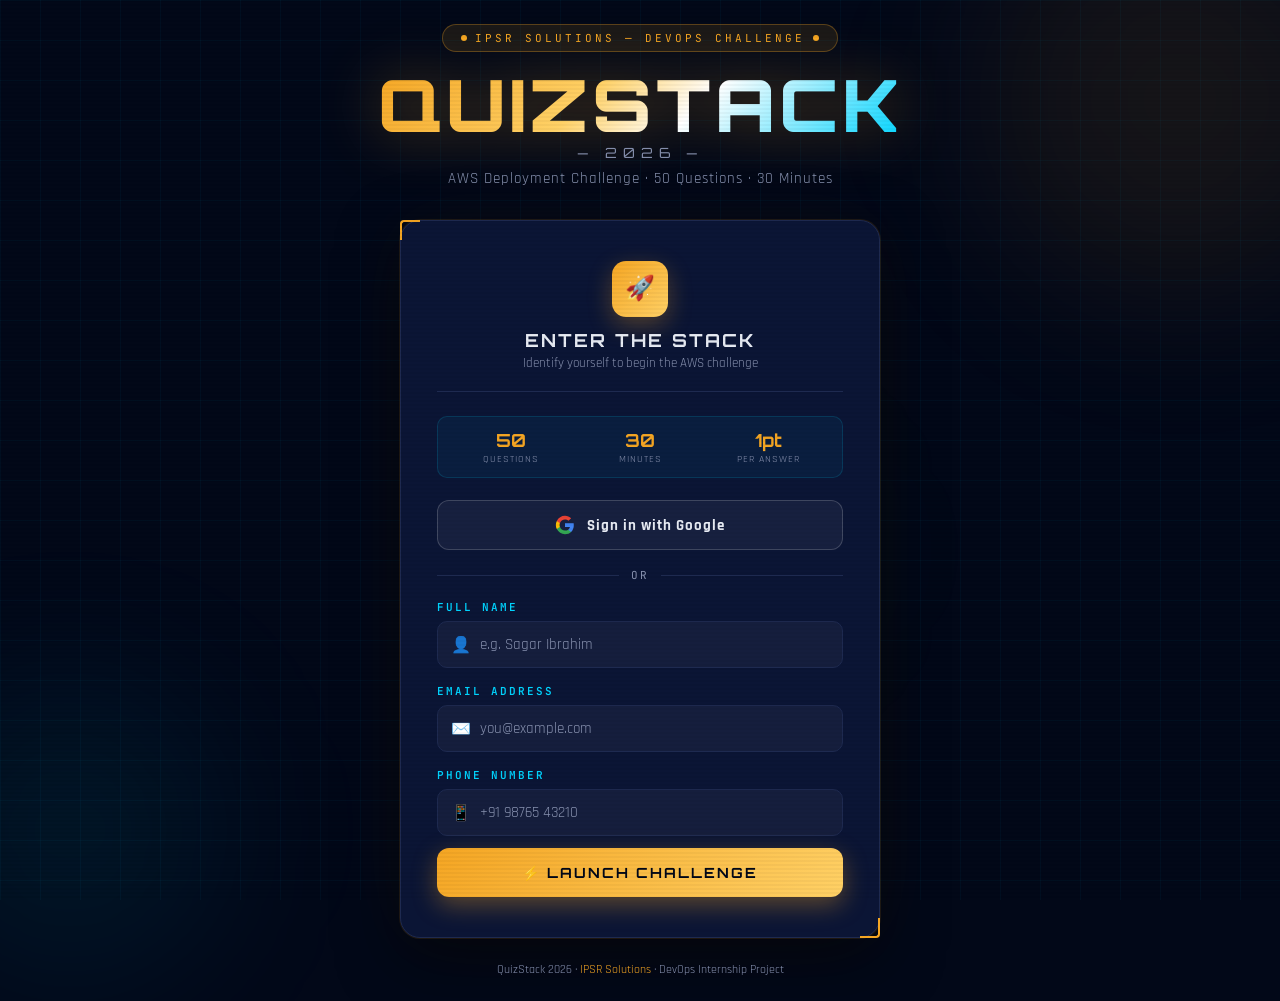
<file: index.html>
<!DOCTYPE html>
<html lang="en">
<head>
  <meta charset="UTF-8"/>
  <meta name="viewport" content="width=device-width, initial-scale=1.0"/>
  <title>QuizStack 2026 — AWS Challenge</title>

  <!-- Google Fonts -->
  <link rel="preconnect" href="https://fonts.googleapis.com">
  <link href="https://fonts.googleapis.com/css2?family=Orbitron:wght@400;700;900&family=Rajdhani:wght@300;400;600;700&family=JetBrains+Mono:wght@400;600&display=swap" rel="stylesheet">

  <!-- Google Identity Services (GSI) library -->
  <script src="https://accounts.google.com/gsi/client" async defer></script>

  <!-- Stylesheets -->
  <link rel="stylesheet" href="css/variables.css">
  <link rel="stylesheet" href="css/index.css">
</head>
<body>

<!-- Animated background -->
<div class="grid-bg"></div>
<div class="orb orb1"></div>
<div class="orb orb2"></div>
<div class="orb orb3"></div>

<div class="page-wrap">

  <!-- Logo / Header -->
  <div class="logo-section">
    <div class="logo-badge">
      <span></span> IPSR SOLUTIONS — DEVOPS CHALLENGE <span></span>
    </div>
    <div class="main-title">QUIZSTACK</div>
    <div class="year-tag">— 2026 —</div>
    <div class="subtitle">AWS Deployment Challenge · 50 Questions · 30 Minutes</div>
  </div>

  <!-- Login Card -->
  <div class="login-card">

    <div class="card-header">
      <div class="card-icon">🚀</div>
      <div class="card-title">ENTER THE STACK</div>
      <div class="card-desc">Identify yourself to begin the AWS challenge</div>
    </div>

    <!-- Quiz info strip -->
    <div class="info-strip">
      <div class="info-item"><div class="info-val">50</div><div class="info-lbl">Questions</div></div>
      <div class="info-item"><div class="info-val">30</div><div class="info-lbl">Minutes</div></div>
      <div class="info-item"><div class="info-val">1pt</div><div class="info-lbl">Per Answer</div></div>
    </div>

    <!--
      GOOGLE SIGN-IN
      ─────────────────────────────────────────────────────────
      Hidden div: Google's GSI library renders its real button
      here invisibly. When the user clicks our custom styled
      button, we trigger a click on this real button — this
      satisfies browser popup rules (popup must come from a
      real user gesture on a Google-rendered element).
    -->
    <div id="google-btn-container" style="display:none;"></div>

    <!-- Our custom dark-themed button -->
    <button class="btn-google" onclick="triggerGoogleSignIn()" aria-label="Sign in with Google">
      <svg class="google-icon" viewBox="0 0 24 24" aria-hidden="true">
        <path fill="#4285F4" d="M22.56 12.25c0-.78-.07-1.53-.2-2.25H12v4.26h5.92c-.26 1.37-1.04 2.53-2.21 3.31v2.77h3.57c2.08-1.92 3.28-4.74 3.28-8.09z"/>
        <path fill="#34A853" d="M12 23c2.97 0 5.46-.98 7.28-2.66l-3.57-2.77c-.98.66-2.23 1.06-3.71 1.06-2.86 0-5.29-1.93-6.16-4.53H2.18v2.84C3.99 20.53 7.7 23 12 23z"/>
        <path fill="#FBBC05" d="M5.84 14.09c-.22-.66-.35-1.36-.35-2.09s.13-1.43.35-2.09V7.07H2.18C1.43 8.55 1 10.22 1 12s.43 3.45 1.18 4.93l2.85-2.22.81-.62z"/>
        <path fill="#EA4335" d="M12 5.38c1.62 0 3.06.56 4.21 1.64l3.15-3.15C17.45 2.09 14.97 1 12 1 7.7 1 3.99 3.47 2.18 7.07l3.66 2.84c.87-2.6 3.3-4.53 6.16-4.53z"/>
      </svg>
      Sign in with Google
    </button>

    <!-- Error message — shown if popup is blocked -->
    <div id="google-error" style="display:none; font-size:12px; color:#ff4757;
         text-align:center; margin-top:8px; font-family:'JetBrains Mono',monospace;
         padding:0 8px; line-height:1.6;"></div>

    <!-- OR Divider -->
    <div class="divider">
      <div class="divider-line"></div>
      <span class="divider-text">OR</span>
      <div class="divider-line"></div>
    </div>

    <!-- Manual Form -->
    <div class="field-group">
      <label class="field-label" for="inp-name">Full Name</label>
      <div class="field-wrap">
        <span class="field-icon">👤</span>
        <input class="field-input" id="inp-name" type="text"
               placeholder="e.g. Sagar Ibrahim"
               autocomplete="name" spellcheck="false"/>
      </div>
      <div class="field-error" id="err-name">⚠ Please enter your full name</div>
    </div>

    <div class="field-group">
      <label class="field-label" for="inp-email">Email Address</label>
      <div class="field-wrap">
        <span class="field-icon">✉️</span>
        <input class="field-input" id="inp-email" type="email"
               placeholder="you@example.com"
               autocomplete="email"/>
      </div>
      <div class="field-error" id="err-email">⚠ Enter a valid email address</div>
    </div>

    <div class="field-group" style="margin-bottom:4px;">
      <label class="field-label" for="inp-phone">Phone Number</label>
      <div class="field-wrap">
        <span class="field-icon">📱</span>
        <input class="field-input" id="inp-phone" type="tel"
               placeholder="+91 98765 43210"
               autocomplete="tel"/>
      </div>
      <div class="field-error" id="err-phone">⚠ Enter a valid phone number</div>
    </div>

    <button class="btn-start" onclick="startQuiz()">⚡ LAUNCH CHALLENGE</button>
  </div>

  <div class="page-footer">
    QuizStack 2026 · <a href="#">IPSR Solutions</a> · DevOps Internship Project
  </div>
</div>

<!-- Page logic -->
<script src="js/index.js"></script>
</body>
</html>
</file>
<file: css/variables.css>
/* ============================================================
   QuizStack 2026 — CSS Variables & Base Styles
   ============================================================ */

:root {
  --bg:        #020818;
  --bg2:       #080f2a;
  --card:      #0b1535;
  --card2:     #0d1a40;
  --gold:      #f5a623;
  --gold2:     #ffd166;
  --cyan:      #00d4ff;
  --green:     #00e676;
  --red:       #ff4757;
  --orange:    #ff6b35;
  --purple:    #7c3aed;
  --text:      #e8ecf4;
  --muted:     #8892b0;
  --border:    #1e2a50;
  --glow-gold: rgba(245,166,35,0.25);
  --glow-cyan: rgba(0,212,255,0.2);
}

*, *::before, *::after {
  margin: 0;
  padding: 0;
  box-sizing: border-box;
}

html { height: 100%; }

body {
  min-height: 100vh;
  background: var(--bg);
  font-family: 'Rajdhani', sans-serif;
  color: var(--text);
  overflow-x: hidden;
}

/* ── Scrollbar ── */
::-webkit-scrollbar { width: 5px; }
::-webkit-scrollbar-track { background: var(--bg2); }
::-webkit-scrollbar-thumb { background: var(--border); border-radius: 3px; }

/* ── Animated Grid Background ── */
.grid-bg {
  position: fixed;
  inset: 0;
  z-index: 0;
  background-image:
    linear-gradient(rgba(0,212,255,0.04) 1px, transparent 1px),
    linear-gradient(90deg, rgba(0,212,255,0.04) 1px, transparent 1px);
  background-size: 40px 40px;
  animation: gridShift 20s linear infinite;
  pointer-events: none;
}

@keyframes gridShift { to { background-position: 40px 40px; } }

/* ── Floating Orbs ── */
.orb {
  position: fixed;
  border-radius: 50%;
  filter: blur(80px);
  pointer-events: none;
  z-index: 0;
  animation: orbFloat 8s ease-in-out infinite;
}
.orb1 { width:400px; height:400px; background:rgba(245,166,35,0.08); top:-100px; right:-100px; animation-delay:0s; }
.orb2 { width:300px; height:300px; background:rgba(0,212,255,0.07);  bottom:-80px; left:-80px;  animation-delay:3s; }
.orb3 { width:200px; height:200px; background:rgba(0,230,118,0.05); top:50%; left:50%; animation-delay:5s; }

@keyframes orbFloat {
  0%,100% { transform: translate(0,0); }
  50%      { transform: translate(20px,-20px); }
}

/* ── Scan-line overlay ── */
body::after {
  content: '';
  position: fixed;
  inset: 0;
  z-index: 999;
  pointer-events: none;
  background: repeating-linear-gradient(
    0deg,
    transparent,
    transparent 2px,
    rgba(0,0,0,0.03) 2px,
    rgba(0,0,0,0.03) 4px
  );
}

/* ── Keyframes (shared) ── */
@keyframes fadeDown {
  from { opacity:0; transform:translateY(-16px); }
  to   { opacity:1; transform:translateY(0); }
}
@keyframes fadeUp {
  from { opacity:0; transform:translateY(16px); }
  to   { opacity:1; transform:translateY(0); }
}
@keyframes scaleIn {
  from { opacity:0; transform:scale(0.85); }
  to   { opacity:1; transform:scale(1); }
}
@keyframes pulse {
  0%,100% { opacity:1; transform:scale(1); }
  50%     { opacity:0.4; transform:scale(0.8); }
}
@keyframes slideIn {
  from { opacity:0; transform:translateY(10px); }
  to   { opacity:1; transform:translateY(0); }
}
@keyframes timerPulse {
  0%,100% { opacity:1; }
  50%     { opacity:0.5; }
}
</file>
<file: css/index.css>
/* ============================================================
   QuizStack 2026 — Login Page Styles (index.css)
   ============================================================ */

body { cursor: crosshair; }

/* ── Page Layout ── */
.page-wrap {
  position: relative;
  z-index: 1;
  min-height: 100vh;
  display: flex;
  flex-direction: column;
  align-items: center;
  justify-content: center;
  padding: 24px 20px;
}

/* ── Logo / Header ── */
.logo-section {
  text-align: center;
  margin-bottom: 32px;
}

.logo-badge {
  display: inline-flex;
  align-items: center;
  gap: 8px;
  background: rgba(245,166,35,0.1);
  border: 1px solid rgba(245,166,35,0.3);
  border-radius: 30px;
  padding: 6px 18px;
  font-family: 'JetBrains Mono', monospace;
  font-size: 11px;
  color: var(--gold);
  letter-spacing: 3px;
  margin-bottom: 16px;
  animation: fadeDown 0.6s ease both;
}
.logo-badge span {
  width: 6px;
  height: 6px;
  background: var(--gold);
  border-radius: 50%;
  animation: pulse 1.5s infinite;
}

.main-title {
  font-family: 'Orbitron', monospace;
  font-weight: 900;
  font-size: clamp(38px, 8vw, 72px);
  line-height: 1;
  letter-spacing: 4px;
  background: linear-gradient(135deg, var(--gold) 0%, var(--gold2) 40%, #fff 60%, var(--cyan) 100%);
  -webkit-background-clip: text;
  -webkit-text-fill-color: transparent;
  background-clip: text;
  animation: fadeDown 0.7s ease 0.1s both;
  filter: drop-shadow(0 0 30px rgba(245,166,35,0.4));
}

.year-tag {
  font-family: 'Orbitron', monospace;
  font-size: 14px;
  color: var(--muted);
  letter-spacing: 6px;
  margin-top: 4px;
  animation: fadeDown 0.7s ease 0.2s both;
}

.subtitle {
  font-size: 15px;
  color: var(--muted);
  letter-spacing: 1px;
  margin-top: 8px;
  animation: fadeDown 0.7s ease 0.3s both;
}

/* ── Login Card ── */
.login-card {
  width: 100%;
  max-width: 480px;
  background: var(--card);
  border: 1px solid var(--border);
  border-radius: 20px;
  padding: 40px 36px;
  position: relative;
  animation: fadeUp 0.8s ease 0.4s both;
  box-shadow:
    0 0 0 1px rgba(245,166,35,0.1),
    0 20px 60px rgba(0,0,0,0.5),
    0 0 80px rgba(245,166,35,0.05);
}

/* Corner accents */
.login-card::before,
.login-card::after {
  content: '';
  position: absolute;
  width: 20px;
  height: 20px;
  border-color: var(--gold);
  border-style: solid;
}
.login-card::before { top:-1px; left:-1px; border-width:2px 0 0 2px; border-radius:4px 0 0 0; }
.login-card::after  { bottom:-1px; right:-1px; border-width:0 2px 2px 0; border-radius:0 0 4px 0; }

/* ── Card Header ── */
.card-header {
  text-align: center;
  margin-bottom: 24px;
  padding-bottom: 20px;
  border-bottom: 1px solid var(--border);
}
.card-icon {
  width: 56px;
  height: 56px;
  background: linear-gradient(135deg, var(--gold), var(--gold2));
  border-radius: 14px;
  margin: 0 auto 12px;
  display: flex;
  align-items: center;
  justify-content: center;
  font-size: 24px;
  box-shadow: 0 8px 24px rgba(245,166,35,0.3);
}
.card-title {
  font-family: 'Orbitron', monospace;
  font-size: 18px;
  font-weight: 700;
  color: var(--text);
  letter-spacing: 2px;
}
.card-desc { font-size: 13px; color: var(--muted); margin-top: 4px; }

/* ── Info Strip ── */
.info-strip {
  display: flex;
  gap: 10px;
  margin-bottom: 22px;
  background: rgba(0,212,255,0.05);
  border: 1px solid rgba(0,212,255,0.15);
  border-radius: 10px;
  padding: 12px 14px;
}
.info-item { flex: 1; text-align: center; }
.info-val { font-family: 'Orbitron', monospace; font-size: 18px; font-weight: 700; color: var(--gold); }
.info-lbl { font-size: 10px; color: var(--muted); letter-spacing: 1px; text-transform: uppercase; margin-top: 2px; }

/* ── Google Sign-In Button ── */
.btn-google {
  width: 100%;
  display: flex;
  align-items: center;
  justify-content: center;
  gap: 12px;
  background: rgba(255,255,255,0.05);
  border: 1px solid rgba(255,255,255,0.18);
  border-radius: 12px;
  padding: 14px 18px;
  cursor: pointer;
  font-family: 'Rajdhani', sans-serif;
  font-size: 15px;
  font-weight: 700;
  color: var(--text);
  letter-spacing: 1px;
  transition: all 0.25s;
}
.btn-google:hover {
  background: rgba(255,255,255,0.09);
  border-color: rgba(255,255,255,0.32);
  transform: translateY(-1px);
  box-shadow: 0 6px 20px rgba(0,0,0,0.3);
}
.btn-google:active { transform: translateY(0); }

.google-icon {
  width: 20px;
  height: 20px;
  flex-shrink: 0;
}

/* ── Divider ── */
.divider {
  display: flex;
  align-items: center;
  gap: 12px;
  margin: 18px 0;
}
.divider-line { flex: 1; height: 1px; background: var(--border); }
.divider-text {
  font-family: 'JetBrains Mono', monospace;
  font-size: 11px;
  color: var(--muted);
  letter-spacing: 2px;
}

/* ── Form Fields ── */
.field-group { margin-bottom: 16px; }

.field-label {
  display: block;
  font-size: 11px;
  font-weight: 600;
  color: var(--cyan);
  letter-spacing: 2px;
  text-transform: uppercase;
  margin-bottom: 7px;
  font-family: 'JetBrains Mono', monospace;
}

.field-wrap { position: relative; }

.field-icon {
  position: absolute;
  left: 14px;
  top: 50%;
  transform: translateY(-50%);
  font-size: 16px;
  pointer-events: none;
}

.field-input {
  width: 100%;
  background: rgba(255,255,255,0.04);
  border: 1px solid var(--border);
  border-radius: 10px;
  padding: 13px 14px 13px 42px;
  font-family: 'Rajdhani', sans-serif;
  font-size: 15px;
  font-weight: 600;
  color: var(--text);
  transition: all 0.25s;
  outline: none;
  caret-color: var(--gold);
}
.field-input::placeholder { color: var(--muted); font-weight: 400; }
.field-input:focus {
  border-color: var(--gold);
  background: rgba(245,166,35,0.05);
  box-shadow: 0 0 0 3px rgba(245,166,35,0.1), 0 0 20px rgba(245,166,35,0.08);
}
.field-input.error { border-color: var(--red); box-shadow: 0 0 0 3px rgba(255,71,87,0.12); }
.field-error { font-size: 11px; color: var(--red); margin-top: 5px; display: none; font-family: 'JetBrains Mono', monospace; }
.field-error.show { display: block; }

/* ── Launch Button ── */
.btn-start {
  width: 100%;
  padding: 16px;
  background: linear-gradient(135deg, var(--gold), var(--gold2));
  border: none;
  border-radius: 12px;
  font-family: 'Orbitron', monospace;
  font-size: 14px;
  font-weight: 700;
  color: #020818;
  letter-spacing: 2px;
  cursor: pointer;
  transition: all 0.25s;
  position: relative;
  overflow: hidden;
  box-shadow: 0 8px 24px rgba(245,166,35,0.35);
  margin-top: 8px;
}
.btn-start::before {
  content: '';
  position: absolute;
  inset: 0;
  background: linear-gradient(135deg, transparent 30%, rgba(255,255,255,0.25));
  transform: translateX(-100%);
  transition: transform 0.4s;
}
.btn-start:hover { transform: translateY(-2px); box-shadow: 0 12px 32px rgba(245,166,35,0.5); }
.btn-start:hover::before { transform: translateX(100%); }
.btn-start:active { transform: translateY(0); }

/* ── Footer ── */
.page-footer {
  margin-top: 24px;
  text-align: center;
  font-size: 12px;
  color: var(--muted);
  animation: fadeUp 0.8s ease 0.6s both;
}
.page-footer a { color: var(--gold); text-decoration: none; }
.page-footer a:hover { text-decoration: underline; }

/* ── Responsive ── */
@media (max-width: 520px) {
  .page-wrap { padding: 20px 14px; justify-content: flex-start; padding-top: 28px; }
  .logo-section { margin-bottom: 22px; }
  .logo-badge { font-size: 9px; letter-spacing: 1px; padding: 5px 12px; }
  .main-title { font-size: clamp(32px, 9vw, 48px); letter-spacing: 2px; }
  .year-tag { font-size: 12px; letter-spacing: 4px; }
  .subtitle { font-size: 12px; }
  .login-card { padding: 28px 20px; border-radius: 16px; }
  .card-title { font-size: 15px; }
  .btn-google { font-size: 13px; padding: 12px 14px; }
  .btn-start { font-size: 12px; padding: 14px; }
  .field-input { font-size: 14px; padding: 12px 12px 12px 40px; }
}
</file>
<file: css/quiz.css>
/* ============================================================
   QuizStack 2026 — Quiz Page Styles (quiz.css)
   ============================================================ */

/* ── TOP BAR ── */
.topbar {
  position: fixed;
  top: 0; left: 0; right: 0;
  z-index: 100;
  background: rgba(8,15,42,0.95);
  backdrop-filter: blur(12px);
  -webkit-backdrop-filter: blur(12px);
  border-bottom: 1px solid var(--border);
  padding: 0 20px;
  height: 64px;
  display: flex;
  align-items: center;
  gap: 16px;
}
.tb-logo {
  font-family: 'Orbitron', monospace;
  font-size: 14px;
  font-weight: 700;
  color: var(--gold);
  letter-spacing: 2px;
  white-space: nowrap;
}
.tb-spacer { flex: 1; }

/* ── Timer ── */
.timer-wrap { display: flex; align-items: center; gap: 8px; }
.timer-icon { font-size: 18px; }
.timer-display {
  font-family: 'Orbitron', monospace;
  font-size: 22px;
  font-weight: 700;
  color: var(--green);
  letter-spacing: 2px;
  transition: color 0.3s;
}
.timer-display.warn   { color: var(--gold); animation: timerPulse 1s infinite; }
.timer-display.danger { color: var(--red);  animation: timerPulse 0.5s infinite; }

/* ── Question Counter ── */
.q-counter {
  font-family: 'JetBrains Mono', monospace;
  font-size: 12px;
  color: var(--muted);
  background: rgba(255,255,255,0.05);
  border: 1px solid var(--border);
  border-radius: 8px;
  padding: 6px 12px;
  white-space: nowrap;
}
.q-counter span { color: var(--gold); font-weight: 600; }

/* ── Mobile menu button ── */
.btn-menu {
  display: none;
  background: none;
  border: 1px solid var(--border);
  border-radius: 8px;
  color: var(--muted);
  font-size: 18px;
  padding: 5px 10px;
  cursor: pointer;
  transition: all 0.2s;
  line-height: 1;
}
.btn-menu:hover { border-color: var(--cyan); color: var(--cyan); }

/* ── PROGRESS BAR ── */
.progress-bar-wrap {
  position: fixed;
  top: 64px; left: 0; right: 0;
  z-index: 99;
  height: 4px;
  background: rgba(255,255,255,0.05);
}
.progress-bar-fill {
  height: 100%;
  background: linear-gradient(90deg, var(--cyan), var(--gold));
  transition: width 0.4s ease;
  box-shadow: 0 0 10px rgba(0,212,255,0.6);
}

/* ── LAYOUT ── */
.main-layout {
  display: flex;
  min-height: 100vh;
  padding-top: 72px;
}

/* ── NAVIGATOR SIDEBAR ── */
.nav-sidebar {
  width: 240px;
  flex-shrink: 0;
  position: fixed;
  top: 72px; bottom: 0; left: 0;
  background: rgba(8,15,42,0.97);
  border-right: 1px solid var(--border);
  overflow-y: auto;
  padding: 16px;
  z-index: 50;
  display: flex;
  flex-direction: column;
  gap: 12px;
  transition: transform 0.3s ease;
}
.nav-title {
  font-family: 'Orbitron', monospace;
  font-size: 10px;
  font-weight: 700;
  color: var(--muted);
  letter-spacing: 3px;
  text-transform: uppercase;
  padding-bottom: 8px;
  border-bottom: 1px solid var(--border);
  display: flex;
  justify-content: space-between;
  align-items: center;
}
.btn-sidebar-close {
  display: none;
  background: none;
  border: none;
  color: var(--muted);
  font-size: 18px;
  cursor: pointer;
  padding: 0;
  line-height: 1;
}
.nav-legend { display: flex; flex-wrap: wrap; gap: 8px; margin-bottom: 4px; }
.legend-item { display: flex; align-items: center; gap: 4px; font-size: 10px; color: var(--muted); }
.legend-dot { width: 10px; height: 10px; border-radius: 3px; }
.legend-dot.answered  { background: var(--green); }
.legend-dot.current   { background: var(--gold); }
.legend-dot.unanswered { background: var(--border); }

.nav-grid { display: grid; grid-template-columns: repeat(5,1fr); gap: 6px; }
.nav-btn {
  aspect-ratio: 1;
  border-radius: 6px;
  border: 1px solid var(--border);
  background: var(--card);
  font-family: 'JetBrains Mono', monospace;
  font-size: 11px;
  color: var(--muted);
  cursor: pointer;
  transition: all 0.2s;
  display: flex;
  align-items: center;
  justify-content: center;
}
.nav-btn:hover   { border-color: var(--cyan); color: var(--cyan); }
.nav-btn.current  { background: rgba(245,166,35,0.15); border-color: var(--gold);   color: var(--gold); }
.nav-btn.answered { background: rgba(0,230,118,0.12);  border-color: var(--green);  color: var(--green); }
.nav-btn.skipped  { background: rgba(255,107,53,0.1);  border-color: var(--orange); color: var(--orange); }

.nav-stats {
  margin-top: auto;
  padding: 12px;
  background: var(--card);
  border: 1px solid var(--border);
  border-radius: 10px;
}
.stat-row { display: flex; justify-content: space-between; align-items: center; font-size: 12px; padding: 4px 0; }
.stat-label { color: var(--muted); }
.stat-val { font-family: 'Orbitron', monospace; font-size: 13px; font-weight: 700; }
.stat-val.green  { color: var(--green); }
.stat-val.gold   { color: var(--gold); }
.stat-val.muted  { color: var(--muted); }

/* ── QUESTION AREA ── */
.question-area {
  flex: 1;
  margin-left: 240px;
  display: flex;
  flex-direction: column;
  align-items: center;
  padding: 24px 20px 100px;
}

.q-card {
  width: 100%;
  max-width: 740px;
  background: var(--card);
  border: 1px solid var(--border);
  border-radius: 20px;
  padding: 32px;
  box-shadow: 0 20px 60px rgba(0,0,0,0.4);
  animation: slideIn 0.3s ease;
}

.q-meta { display: flex; align-items: center; gap: 12px; margin-bottom: 20px; flex-wrap: wrap; }
.q-number {
  font-family: 'Orbitron', monospace;
  font-size: 11px;
  font-weight: 700;
  color: var(--gold);
  letter-spacing: 2px;
  background: rgba(245,166,35,0.1);
  border: 1px solid rgba(245,166,35,0.3);
  border-radius: 20px;
  padding: 4px 12px;
}
.q-category {
  font-size: 11px;
  color: var(--cyan);
  letter-spacing: 1px;
  text-transform: uppercase;
  font-family: 'JetBrains Mono', monospace;
  background: rgba(0,212,255,0.07);
  border: 1px solid rgba(0,212,255,0.2);
  border-radius: 20px;
  padding: 4px 12px;
}
.q-text {
  font-size: 18px;
  font-weight: 600;
  line-height: 1.5;
  color: var(--text);
  margin-bottom: 24px;
}

/* Options */
.options-grid { display: flex; flex-direction: column; gap: 10px; margin-bottom: 28px; }
.option-btn {
  display: flex;
  align-items: center;
  gap: 14px;
  background: rgba(255,255,255,0.03);
  border: 1px solid var(--border);
  border-radius: 12px;
  padding: 14px 18px;
  cursor: pointer;
  transition: all 0.2s;
  text-align: left;
  width: 100%;
  font-family: 'Rajdhani', sans-serif;
}
.option-btn:hover {
  background: rgba(0,212,255,0.06);
  border-color: var(--cyan);
  transform: translateX(4px);
}
.option-btn.selected {
  background: rgba(245,166,35,0.1);
  border-color: var(--gold);
  box-shadow: 0 0 0 1px rgba(245,166,35,0.2);
}
.opt-key {
  width: 32px; height: 32px;
  border-radius: 8px;
  flex-shrink: 0;
  background: var(--border);
  font-family: 'Orbitron', monospace;
  font-size: 11px;
  font-weight: 700;
  color: var(--muted);
  display: flex;
  align-items: center;
  justify-content: center;
  transition: all 0.2s;
}
.option-btn.selected .opt-key { background: var(--gold); color: #020818; }
.opt-text { font-size: 15px; font-weight: 600; color: var(--text); }

/* Nav Buttons */
.q-nav { display: flex; gap: 10px; justify-content: space-between; align-items: center; }
.btn-nav {
  padding: 12px 24px;
  border-radius: 10px;
  border: 1px solid var(--border);
  background: var(--card2);
  font-family: 'Rajdhani', sans-serif;
  font-size: 14px;
  font-weight: 700;
  color: var(--text);
  cursor: pointer;
  letter-spacing: 1px;
  transition: all 0.2s;
}
.btn-nav:hover   { border-color: var(--cyan); color: var(--cyan); }
.btn-nav:disabled { opacity: 0.3; cursor: not-allowed; }
.btn-nav.primary {
  background: linear-gradient(135deg, var(--gold), var(--gold2));
  border-color: transparent;
  color: #020818;
}
.btn-nav.primary:hover { transform: translateY(-2px); box-shadow: 0 8px 20px rgba(245,166,35,0.4); }

.btn-skip {
  font-size: 12px;
  color: var(--muted);
  background: none;
  border: none;
  cursor: pointer;
  font-family: 'JetBrains Mono', monospace;
  padding: 8px 12px;
  transition: color 0.2s;
}
.btn-skip:hover { color: var(--orange); }

/* ── SUBMIT BAR ── */
.submit-bar {
  position: fixed;
  bottom: 0; left: 240px; right: 0;
  z-index: 90;
  background: rgba(8,15,42,0.97);
  backdrop-filter: blur(12px);
  -webkit-backdrop-filter: blur(12px);
  border-top: 1px solid var(--border);
  padding: 12px 24px;
  display: flex;
  align-items: center;
  justify-content: space-between;
}
.submit-info { font-size: 13px; color: var(--muted); }
.submit-info span { color: var(--gold); font-weight: 700; }
.btn-submit {
  padding: 12px 32px;
  background: linear-gradient(135deg, var(--green), #00b248);
  border: none;
  border-radius: 10px;
  font-family: 'Orbitron', monospace;
  font-size: 12px;
  font-weight: 700;
  color: #020818;
  letter-spacing: 2px;
  cursor: pointer;
  transition: all 0.2s;
  box-shadow: 0 6px 20px rgba(0,230,118,0.3);
}
.btn-submit:hover { transform: translateY(-2px); box-shadow: 0 10px 28px rgba(0,230,118,0.45); }

/* ── MODAL ── */
.modal-overlay {
  position: fixed;
  inset: 0;
  z-index: 200;
  background: rgba(2,8,24,0.85);
  backdrop-filter: blur(8px);
  -webkit-backdrop-filter: blur(8px);
  display: flex;
  align-items: center;
  justify-content: center;
  opacity: 0;
  pointer-events: none;
  transition: opacity 0.3s;
}
.modal-overlay.show { opacity: 1; pointer-events: all; }
.modal-box {
  background: var(--card);
  border: 1px solid var(--gold);
  border-radius: 20px;
  padding: 36px;
  max-width: 440px;
  width: 90%;
  text-align: center;
  transform: scale(0.9);
  transition: transform 0.3s;
}
.modal-overlay.show .modal-box { transform: scale(1); }
.modal-icon  { font-size: 48px; margin-bottom: 12px; }
.modal-title { font-family: 'Orbitron', monospace; font-size: 20px; color: var(--gold); margin-bottom: 8px; }
.modal-desc  { font-size: 15px; color: var(--muted); line-height: 1.6; margin-bottom: 24px; }
.modal-stats {
  display: flex;
  gap: 12px;
  margin-bottom: 24px;
  background: var(--bg2);
  border-radius: 10px;
  padding: 14px;
}
.modal-stat { flex: 1; text-align: center; }
.modal-stat-val { font-family: 'Orbitron', monospace; font-size: 22px; font-weight: 700; color: var(--gold); }
.modal-stat-lbl { font-size: 11px; color: var(--muted); margin-top: 2px; }
.modal-btns { display: flex; gap: 10px; }
.modal-btns button {
  flex: 1;
  padding: 13px;
  border-radius: 10px;
  font-family: 'Rajdhani', sans-serif;
  font-size: 14px;
  font-weight: 700;
  cursor: pointer;
  transition: all 0.2s;
  letter-spacing: 1px;
}
.btn-cancel { background: var(--card2); border: 1px solid var(--border); color: var(--muted); }
.btn-cancel:hover { border-color: var(--cyan); color: var(--cyan); }
.btn-confirm {
  background: linear-gradient(135deg, var(--gold), var(--gold2));
  border: none;
  color: #020818;
}
.btn-confirm:hover { transform: translateY(-2px); box-shadow: 0 8px 24px rgba(245,166,35,0.4); }

/* ── Responsive ── */
@media (max-width: 768px) {
  .btn-menu { display: block; }
  .nav-sidebar {
    transform: translateX(-100%);
    width: 260px;
  }
  .nav-sidebar.open { transform: translateX(0); }
  .btn-sidebar-close { display: block; }
  .question-area { margin-left: 0; padding: 16px 12px 90px; }
  .submit-bar { left: 0; }
  .q-card { padding: 22px 16px; border-radius: 16px; }
  .q-text { font-size: 16px; }
  .opt-text { font-size: 14px; }
  .topbar { padding: 0 12px; height: 56px; gap: 10px; }
  .progress-bar-wrap { top: 56px; }
  .main-layout { padding-top: 60px; }
  .tb-logo { font-size: 12px; }
  .timer-display { font-size: 18px; }
}

@media (max-width: 480px) {
  .q-nav { flex-wrap: wrap; gap: 8px; }
  .btn-nav { padding: 10px 16px; font-size: 13px; }
  .submit-bar { padding: 10px 14px; }
  .btn-submit { padding: 10px 20px; font-size: 11px; }
  .submit-info { font-size: 12px; }
}
</file>
<file: css/results.css>
/* ============================================================
   QuizStack 2026 — Results Page Styles (results.css)
   ============================================================ */

/* ── Page Wrap ── */
.page-wrap {
  position: relative;
  z-index: 1;
  max-width: 880px;
  margin: 0 auto;
  padding: 40px 20px 60px;
}

/* ── Header ── */
.results-header { text-align: center; margin-bottom: 36px; }
.results-logo {
  font-family: 'Orbitron', monospace;
  font-size: 12px;
  color: var(--muted);
  letter-spacing: 4px;
  margin-bottom: 12px;
  animation: fadeDown 0.5s ease both;
}
.results-title {
  font-family: 'Orbitron', monospace;
  font-weight: 900;
  font-size: clamp(28px,6vw,52px);
  background: linear-gradient(135deg, var(--gold), var(--gold2), #fff);
  -webkit-background-clip: text;
  -webkit-text-fill-color: transparent;
  background-clip: text;
  filter: drop-shadow(0 0 20px rgba(245,166,35,0.3));
  animation: fadeDown 0.5s ease 0.1s both;
}

/* ── Score Hero ── */
.score-hero {
  text-align: center;
  margin-bottom: 28px;
  animation: scaleIn 0.6s ease 0.3s both;
}
.score-ring-wrap {
  position: relative;
  width: 180px;
  height: 180px;
  margin: 0 auto 16px;
}
.score-ring-svg   { transform: rotate(-90deg); }
.score-ring-bg    { fill:none; stroke:var(--border); stroke-width:10; }
.score-ring-fill  {
  fill:none; stroke-width:10; stroke-linecap:round;
  stroke-dasharray:502;
  stroke-dashoffset:502;
  transition: stroke-dashoffset 2s cubic-bezier(0.4,0,0.2,1);
}
.score-center {
  position: absolute;
  inset: 0;
  display: flex;
  flex-direction: column;
  align-items: center;
  justify-content: center;
}
.score-num {
  font-family: 'Orbitron', monospace;
  font-size: 42px;
  font-weight: 900;
  line-height: 1;
}
.score-denom { font-size: 14px; color: var(--muted); font-family: 'JetBrains Mono', monospace; }

.grade-badge {
  display: inline-flex;
  align-items: center;
  gap: 10px;
  border-radius: 40px;
  padding: 10px 28px;
  font-family: 'Orbitron', monospace;
  font-size: 16px;
  font-weight: 700;
  letter-spacing: 2px;
  margin-bottom: 8px;
  box-shadow: 0 8px 24px rgba(0,0,0,0.3);
}
.grade-badge.pass      { background:linear-gradient(135deg,rgba(0,230,118,0.15),rgba(0,230,118,0.05)); border:2px solid var(--green);  color:var(--green); }
.grade-badge.fail      { background:linear-gradient(135deg,rgba(255,71,87,0.15),rgba(255,71,87,0.05));   border:2px solid var(--red);    color:var(--red); }
.grade-badge.excellent { background:linear-gradient(135deg,rgba(245,166,35,0.2),rgba(245,166,35,0.05));  border:2px solid var(--gold);   color:var(--gold); }

.score-subtext { font-size: 14px; color: var(--muted); }

/* ── Stats Row ── */
.stats-row {
  display: grid;
  grid-template-columns: repeat(4,1fr);
  gap: 12px;
  margin-bottom: 28px;
  animation: fadeUp 0.6s ease 0.5s both;
}
.stat-card {
  background: var(--card);
  border: 1px solid var(--border);
  border-radius: 14px;
  padding: 18px 14px;
  text-align: center;
  transition: border-color 0.2s;
}
.stat-card:hover { border-color: var(--gold); }
.stat-icon  { font-size: 24px; margin-bottom: 6px; }
.stat-value {
  font-family: 'Orbitron', monospace;
  font-size: 24px;
  font-weight: 700;
  line-height: 1;
  margin-bottom: 4px;
}
.stat-label { font-size: 11px; color: var(--muted); letter-spacing: 1px; text-transform: uppercase; }

/* ── User Card ── */
.user-card {
  background: var(--card);
  border: 1px solid var(--border);
  border-radius: 14px;
  padding: 20px 24px;
  margin-bottom: 28px;
  display: flex;
  align-items: center;
  gap: 16px;
  flex-wrap: wrap;
  animation: fadeUp 0.6s ease 0.6s both;
}
.user-avatar {
  width: 52px; height: 52px;
  border-radius: 12px;
  background: linear-gradient(135deg, var(--gold), var(--gold2));
  display: flex;
  align-items: center;
  justify-content: center;
  font-size: 22px;
  flex-shrink: 0;
}
.user-info { flex: 1; min-width: 0; }
.user-name { font-family: 'Orbitron', monospace; font-size: 16px; font-weight: 700; color: var(--text); }
.user-meta { font-size: 12px; color: var(--muted); margin-top: 2px; font-family: 'JetBrains Mono', monospace; word-break: break-all; }
.submission-id {
  font-family: 'JetBrains Mono', monospace;
  font-size: 10px;
  color: var(--cyan);
  background: rgba(0,212,255,0.07);
  border: 1px solid rgba(0,212,255,0.15);
  border-radius: 6px;
  padding: 4px 10px;
}

/* ── Tabs ── */
.tabs-wrap { margin-bottom: 20px; animation: fadeUp 0.6s ease 0.7s both; }
.tabs {
  display: flex;
  gap: 4px;
  background: var(--card);
  border: 1px solid var(--border);
  border-radius: 12px;
  padding: 4px;
  width: fit-content;
}
.tab-btn {
  padding: 8px 20px;
  border-radius: 9px;
  border: none;
  background: transparent;
  font-family: 'Rajdhani', sans-serif;
  font-size: 14px;
  font-weight: 600;
  color: var(--muted);
  cursor: pointer;
  transition: all 0.2s;
  letter-spacing: 1px;
}
.tab-btn.active {
  background: linear-gradient(135deg, var(--gold), var(--gold2));
  color: #020818;
}

/* ── Review Section ── */
.review-wrap { animation: fadeUp 0.5s ease both; }
.review-item {
  background: var(--card);
  border: 1px solid var(--border);
  border-radius: 14px;
  padding: 22px;
  margin-bottom: 12px;
  transition: border-color 0.2s;
}
.review-item.correct { border-left: 4px solid var(--green); }
.review-item.wrong   { border-left: 4px solid var(--red); }
.review-item.skipped { border-left: 4px solid var(--orange); }

.review-meta { display: flex; align-items: center; gap: 10px; margin-bottom: 10px; flex-wrap: wrap; }
.review-qnum {
  font-family: 'Orbitron', monospace;
  font-size: 10px;
  color: var(--muted);
  background: var(--card2);
  border: 1px solid var(--border);
  border-radius: 16px;
  padding: 3px 10px;
}
.review-cat { font-size: 11px; color: var(--cyan); font-family: 'JetBrains Mono', monospace; }
.review-status {
  margin-left: auto;
  font-size: 11px;
  font-weight: 700;
  font-family: 'JetBrains Mono', monospace;
  border-radius: 16px;
  padding: 3px 10px;
}
.review-status.correct { background:rgba(0,230,118,0.1);  color:var(--green);  border:1px solid rgba(0,230,118,0.3); }
.review-status.wrong   { background:rgba(255,71,87,0.1);  color:var(--red);    border:1px solid rgba(255,71,87,0.3); }
.review-status.skipped { background:rgba(255,107,53,0.1); color:var(--orange); border:1px solid rgba(255,107,53,0.3); }

.review-q { font-size: 15px; font-weight: 600; color: var(--text); margin-bottom: 12px; line-height: 1.4; }
.review-opts { display: flex; flex-direction: column; gap: 6px; }
.review-opt {
  display: flex;
  align-items: center;
  gap: 10px;
  padding: 10px 14px;
  border-radius: 8px;
  border: 1px solid transparent;
  font-size: 13px;
  font-weight: 600;
}
.review-opt.correct-ans { background:rgba(0,230,118,0.08);  border-color:rgba(0,230,118,0.3);  color:var(--green); }
.review-opt.wrong-ans   { background:rgba(255,71,87,0.08);  border-color:rgba(255,71,87,0.3);  color:var(--red); }
.review-opt.neutral     { color: var(--muted); }
.opt-indicator {
  width: 20px; height: 20px;
  border-radius: 5px;
  flex-shrink: 0;
  background: var(--border);
  font-size: 11px;
  font-weight: 700;
  display: flex;
  align-items: center;
  justify-content: center;
  font-family: 'Orbitron', monospace;
}

/* ── Action Buttons ── */
.action-row {
  display: flex;
  gap: 12px;
  flex-wrap: wrap;
  justify-content: center;
  margin-top: 32px;
  animation: fadeUp 0.6s ease 0.8s both;
}
.btn-action {
  padding: 13px 28px;
  border-radius: 12px;
  font-family: 'Rajdhani', sans-serif;
  font-size: 14px;
  font-weight: 700;
  cursor: pointer;
  transition: all 0.2s;
  letter-spacing: 1px;
}
.btn-home  { background:var(--card); border:1px solid var(--border); color:var(--text); }
.btn-home:hover { border-color:var(--cyan); color:var(--cyan); }
.btn-retry {
  background: linear-gradient(135deg, var(--gold), var(--gold2));
  border: none;
  color: #020818;
  box-shadow: 0 6px 20px rgba(245,166,35,0.3);
}
.btn-retry:hover { transform: translateY(-2px); box-shadow: 0 10px 28px rgba(245,166,35,0.4); }

/* Confetti canvas */
#confetti-canvas { position:fixed; inset:0; pointer-events:none; z-index:999; }

/* ── Responsive ── */
@media (max-width: 600px) {
  .stats-row { grid-template-columns: repeat(2,1fr); }
  .grade-badge { font-size: 13px; padding: 8px 18px; }
  .score-num { font-size: 34px; }
  .score-ring-wrap { width:140px; height:140px; }
  .results-title { font-size: clamp(24px,7vw,38px); }
  .user-card { gap: 12px; }
  .user-name { font-size: 14px; }
  .tabs { width: 100%; }
  .tab-btn { flex: 1; font-size: 12px; padding: 8px 10px; text-align: center; }
  .action-row { flex-direction: column; align-items: stretch; }
  .btn-action { text-align: center; }
  .review-item { padding: 16px; }
  .review-q { font-size: 14px; }
  .review-status { margin-left: 0; }
}

@media (max-width: 400px) {
  .page-wrap { padding: 24px 12px 40px; }
  .stat-value { font-size: 20px; }
}
</file>
